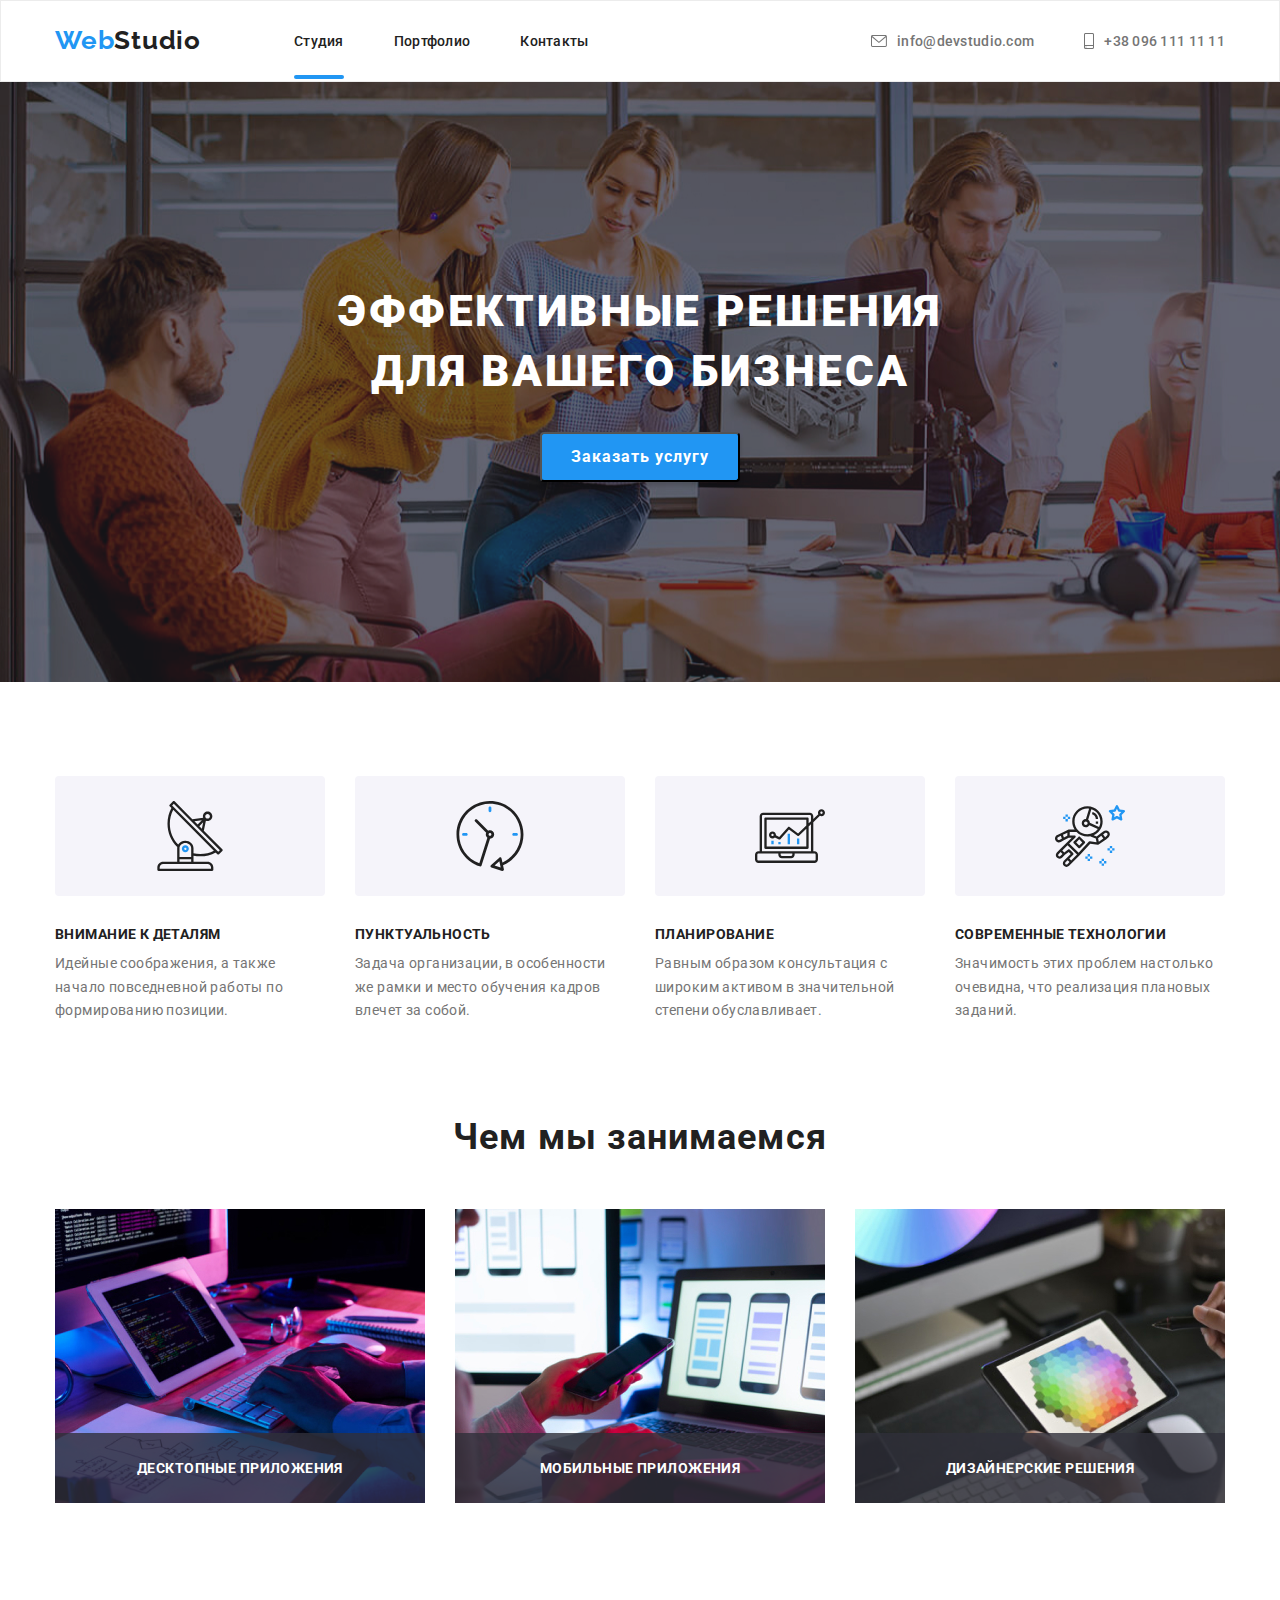
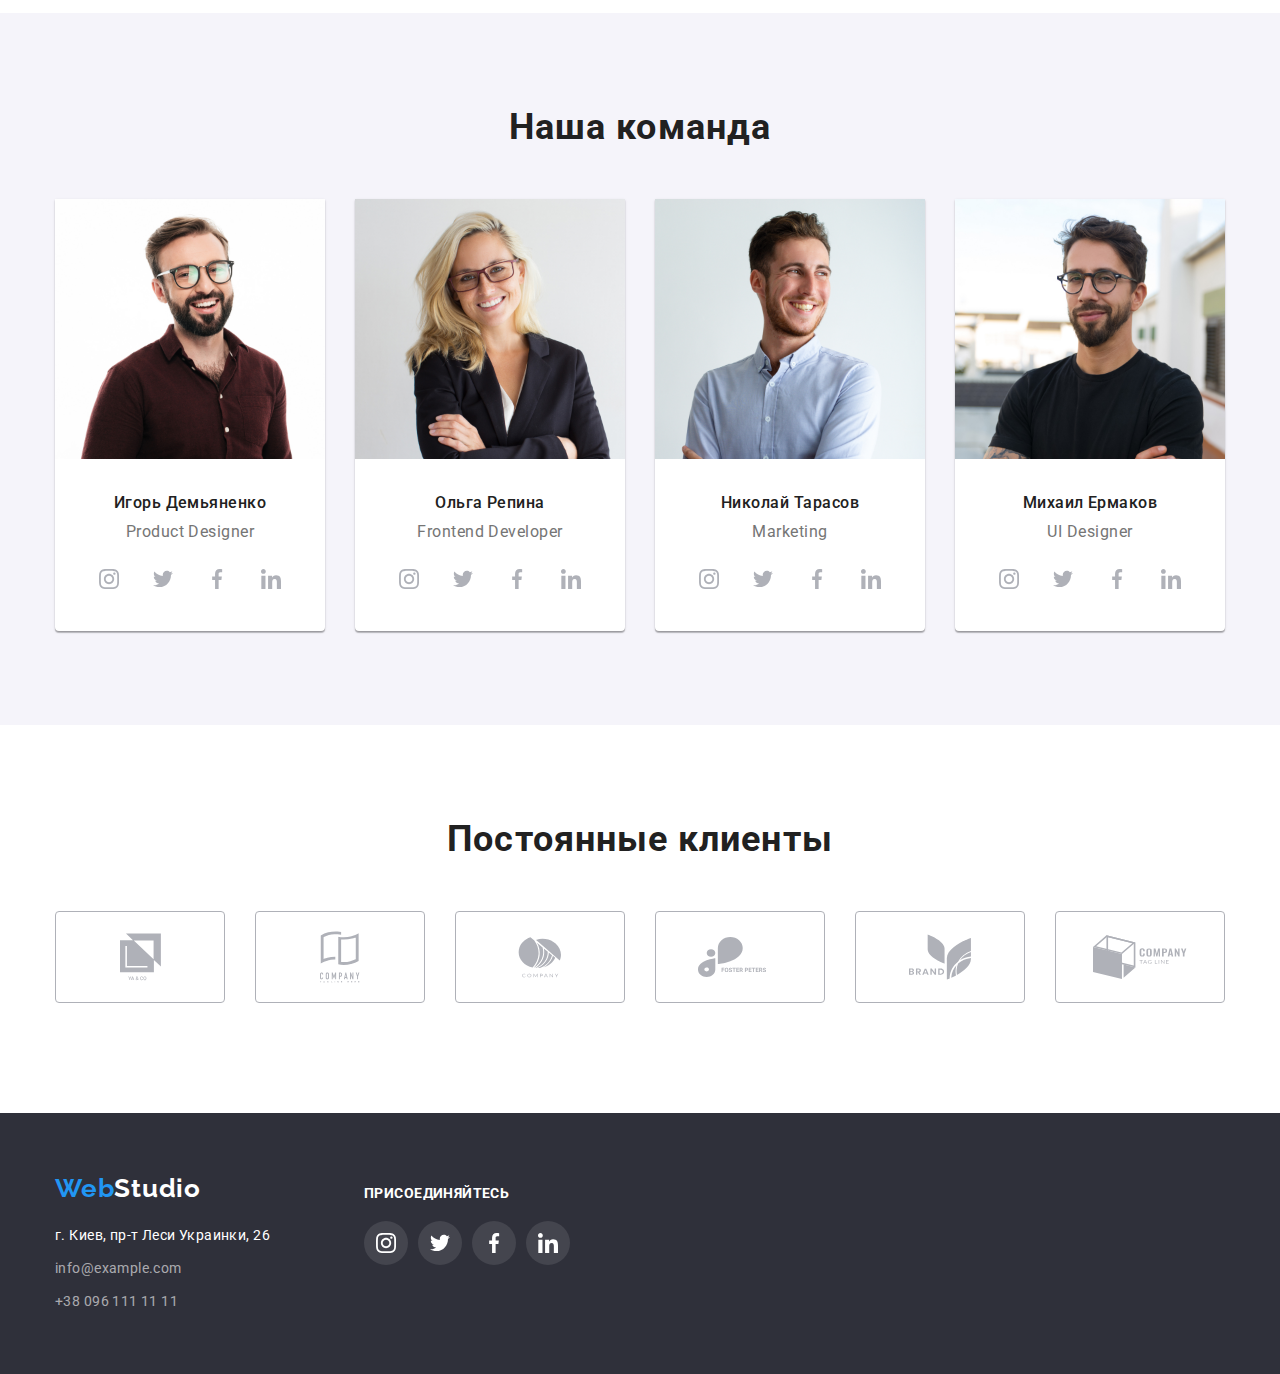
<file: index.html>
<!DOCTYPE html>
<html lang="en">
  <head>
    <meta charset="UTF-8" />
    <meta http-equiv="X-UA-Compatible" content="IE=edge" />
    <meta name="viewport" content="width=device-width, initial-scale=1.0" />
    <title>WebStudio</title>
    <link rel="preconnect" href="https://fonts.googleapis.com" />
    <link rel="preconnect" href="https://fonts.gstatic.com" crossorigin />
    <link
      href="https://fonts.googleapis.com/css2?family=Raleway:wght@700&family=Roboto:wght@400;500;700;900&display=swap"
      rel="stylesheet"
    />
    <link
      href="https://cdnjs.cloudflare.com/ajax/libs/modern-normalize/1.1.0/modern-normalize.min.css"
      rel="stylesheet"
    />
    <link href="./css/style.css" rel="stylesheet" />
  </head>
  <body>
    <!--Шапка (навігатор)-->
    <header>
      <div class="container nav_panel">
        <nav>
          <!--Логотип-->
          <a href="./index.html" class="logo">Web<span>Studio</span></a>

          <!--Навігація-->
          <ul class="nav_menu">
            <li class="menu_item">
              <a href="./index.html" class="menu_a active_link">Студия</a>
            </li>
            <li class="menu_item">
              <a href="./portfolio.html" class="menu_a">Портфолио</a>
            </li>
            <li class="menu_item">
              <a href="./contacts.html" class="menu_a">Контакты</a>
            </li>
          </ul>
        </nav>

        <!--Активні посилання на контаки-->
        <ul class="contacts">
          <li>
            <a href="mailto:info@devstudio.com" class="contacts_a">
              <svg class="icon_email">
                <use href="./image/icons.svg#icon_email"></use>
              </svg>
              <span>info@devstudio.com</span>
            </a>
          </li>
          <li>
            <a href="tel:+380961111111" class="contacts_a">
              <svg class="icon_smartphone">
                <use href="./image/icons.svg#icon_smartphone"></use>
              </svg>
              <span>+38 096 111 11 11</span>
            </a>
          </li>
        </ul>
      </div>
    </header>

    <!-- Баннер -->
    <section class="order_service">
      <div class="div_service">
        <h1 class="container">Эффективные решения<br />для вашего бизнеса</h1>
        <button data-modal-open class="btn_order" type="button">
          Заказать услугу
        </button>
      </div>
    </section>

    <!-- Наші цілі та переваги -->
    <section class="section">
      <div class="container">
        <h2 class="our_goals_h">Наші цілі та переваги</h2>
        <ul class="our_goals">
          <!--Внимание к деталям-->
          <li>
            <div class="goals_top_section">
              <svg class="goals_icon">
                <use href="./image/icons.svg#icon_antenna"></use>
              </svg>
            </div>
            <h3>Внимание к деталям</h3>
            <p>
              Идейные соображения, а также начало повседневной работы по
              формированию позиции.
            </p>
          </li>
          <!--Пунктуальность-->
          <li>
            <div class="goals_top_section">
              <svg class="goals_icon">
                <use href="./image/icons.svg#icon_clock"></use>
              </svg>
            </div>
            <h3>Пунктуальность</h3>
            <p>
              Задача организации, в особенности же рамки и место обучения кадров
              влечет за собой.
            </p>
          </li>
          <!--Планирование-->
          <li>
            <div class="goals_top_section">
              <svg class="goals_icon">
                <use href="./image/icons.svg#icon_diagram"></use>
              </svg>
            </div>
            <h3>Планирование</h3>
            <p>
              Равным образом консультация с широким активом в значительной
              степени обуславливает.
            </p>
          </li>
          <!--Современные технологии-->
          <li>
            <div class="goals_top_section">
              <svg class="goals_icon">
                <use href="./image/icons.svg#icon_astronaut"></use>
              </svg>
            </div>
            <h3>Современные технологии</h3>
            <p>
              Значимость этих проблем настолько очевидна, что реализация
              плановых заданий.
            </p>
          </li>
        </ul>
      </div>
    </section>

    <!--Наша робота-->
    <section class="work_section">
      <div class="container">
        <h2>Чем мы занимаемся</h2>
        <ul class="work">
          <li>
            <img src="./image/our_working_1.jpg" alt="Фото першої роботи" />

            <h3 class="work_h3">Десктопные приложения</h3>
          </li>
          <li>
            <img src="./image/our_working_2.jpg" alt="Фото другої роботи" />

            <h3 class="work_h3">Мобильные приложения</h3>
          </li>
          <li>
            <img src="./image/our_working_3.jpg" alt="Фото третьої роботи" />

            <h3 class="work_h3">Дизайнерские решения</h3>
          </li>
        </ul>
      </div>
    </section>

    <!--Наша команда-->
    <section class="our_comands section">
      <div class="container">
        <h2>Наша команда</h2>
        <ul class="comands">
          <!--Игорь Демьяненко-->
          <li>
            <div class="card_worker">
              <img
                src="./image/Igor_Demyanenko.jpg"
                width="270"
                height="260"
                alt="Фото Игорь Демьяненко"
              />
              <div class="worker">
                <h3>Игорь Демьяненко</h3>
                <p>Product Designer</p>

                <ul class="social_networks">
                  <li>
                    <a href="">
                      <svg>
                        <use href="./image/icons.svg#icon_instagram"></use>
                      </svg>
                    </a>
                  </li>
                  <li>
                    <a href="">
                      <svg>
                        <use href="./image/icons.svg#icon_twitter"></use>
                      </svg>
                    </a>
                  </li>
                  <li>
                    <a href="">
                      <svg>
                        <use href="./image/icons.svg#icon_facebook"></use>
                      </svg>
                    </a>
                  </li>
                  <li>
                    <a href="">
                      <svg>
                        <use href="./image/icons.svg#icon_linkedin"></use>
                      </svg>
                    </a>
                  </li>
                </ul>
              </div>
            </div>
          </li>

          <!--Ольга Репина-->
          <li>
            <div class="card_worker">
              <img
                src="./image/Olha_Repina.jpg"
                width="270"
                height="260"
                alt="Фото Ольга Репина"
              />
              <div class="worker">
                <h3>Ольга Репина</h3>
                <p>Frontend Developer</p>
                <ul class="social_networks">
                  <li>
                    <a href="">
                      <svg>
                        <use href="./image/icons.svg#icon_instagram"></use>
                      </svg>
                    </a>
                  </li>
                  <li>
                    <a href="">
                      <svg>
                        <use href="./image/icons.svg#icon_twitter"></use>
                      </svg>
                    </a>
                  </li>
                  <li>
                    <a href="">
                      <svg>
                        <use href="./image/icons.svg#icon_facebook"></use>
                      </svg>
                    </a>
                  </li>
                  <li>
                    <a href="">
                      <svg>
                        <use href="./image/icons.svg#icon_linkedin"></use>
                      </svg>
                    </a>
                  </li>
                </ul>
              </div>
            </div>
          </li>

          <!--Николай Тарасов-->
          <li>
            <div class="card_worker">
              <img
                src="./image/Nikolay_Tarasov.jpg"
                width="270"
                height="260"
                alt="Фото Николай Тарасов"
              />
              <div class="worker">
                <h3>Николай Тарасов</h3>
                <p>Marketing</p>
                <ul class="social_networks">
                  <li>
                    <a href="">
                      <svg>
                        <use href="./image/icons.svg#icon_instagram"></use>
                      </svg>
                    </a>
                  </li>
                  <li>
                    <a href="">
                      <svg>
                        <use href="./image/icons.svg#icon_twitter"></use>
                      </svg>
                    </a>
                  </li>
                  <li>
                    <a href="">
                      <svg>
                        <use href="./image/icons.svg#icon_facebook"></use>
                      </svg>
                    </a>
                  </li>
                  <li>
                    <a href="">
                      <svg>
                        <use href="./image/icons.svg#icon_linkedin"></use>
                      </svg>
                    </a>
                  </li>
                </ul>
              </div>
            </div>
          </li>

          <!--Михаил Ермаков-->
          <li>
            <div class="card_worker">
              <img
                src="./image/Michail_Ermakov.jpg"
                width="270"
                height="260"
                alt="Фото Михаил Ермаков"
              />
              <div class="worker">
                <h3>Михаил Ермаков</h3>
                <p>UI Designer</p>
                <ul class="social_networks">
                  <li>
                    <a href="">
                      <svg>
                        <use href="./image/icons.svg#icon_instagram"></use>
                      </svg>
                    </a>
                  </li>
                  <li>
                    <a href="">
                      <svg>
                        <use href="./image/icons.svg#icon_twitter"></use>
                      </svg>
                    </a>
                  </li>
                  <li>
                    <a href="">
                      <svg>
                        <use href="./image/icons.svg#icon_facebook"></use>
                      </svg>
                    </a>
                  </li>
                  <li>
                    <a href="">
                      <svg>
                        <use href="./image/icons.svg#icon_linkedin"></use>
                      </svg>
                    </a>
                  </li>
                </ul>
              </div>
            </div>
          </li>
        </ul>
      </div>
    </section>

    <!--Постійні клієнти-->
    <section class="regular_clients section">
      <div class="container">
        <h2>Постоянные клиенты</h2>
        <ul class="companies">
          <li>
            <a href="">
              <svg width="41px" haigh="46.7px">
                <use href="./image/icons.svg#icon_client-1"></use>
              </svg>
            </a>
          </li>
          <li>
            <a href="">
              <svg width="40px" haigh="52px">
                <use href="./image/icons.svg#icon_client-2"></use>
              </svg>
            </a>
          </li>
          <li>
            <a href="">
              <svg width="43.46px" haigh="41.18px">
                <use href="./image/icons.svg#icon_client-3"></use>
              </svg>
            </a>
          </li>
          <li>
            <a href="">
              <svg width="84.44px" haigh="40.62px">
                <use href="./image/icons.svg#icon_client-4"></use>
              </svg>
            </a>
          </li>
          <li>
            <a href="">
              <svg width="62.54px" haigh="45.43px">
                <use href="./image/icons.svg#icon_client-5"></use>
              </svg>
            </a>
          </li>
          <li>
            <a href="">
              <svg width="93.79px" haigh="43.93px">
                <use href="./image/icons.svg#icon_client-6"></use>
              </svg>
            </a>
          </li>
        </ul>
      </div>
    </section>

    <!--Футер-->
    <footer>
      <section class="footer_section container">
        <!--Футер адрес та логотип-->
        <div class="footer_adress">
          <!--Логотип-->
          <a href="./index.html" class="logo"
            >Web<span class="footer_sp">Studio</span></a
          >

          <!--Адреса та контакти-->
          <div class="address">
            <address>г. Киев, пр-т Леси Украинки, 26</address>
            <ul class="adresa">
              <li class="mail">
                <a href="mailto:info@example.com">info@example.com</a>
              </li>
              <li class="phone">
                <a href="tel:+380961111111">+38 096 111 11 11</a>
              </li>
            </ul>
          </div>
        </div>

        <!--Футер соціальні  ссилкі-->
        <div class="footer_links">
          <h3>присоединяйтесь</h3>
          <ul class="social_links">
            <li>
              <a href="">
                <svg>
                  <use href="./image/icons.svg#icon_instagram"></use>
                </svg>
              </a>
            </li>
            <li>
              <a href="">
                <svg>
                  <use href="./image/icons.svg#icon_twitter"></use>
                </svg>
              </a>
            </li>
            <li>
              <a href="">
                <svg>
                  <use href="./image/icons.svg#icon_facebook"></use>
                </svg>
              </a>
            </li>
            <li>
              <a href="">
                <svg>
                  <use href="./image/icons.svg#icon_linkedin"></use>
                </svg>
              </a>
            </li>
          </ul>
        </div>
      </section>
    </footer>

    <!-- Модальне вікно -->
    <div class="modal_section is-hidden" data-modal>
      <div class="modal_window">
        <button type="button" class="btn_close" data-modal-close>
          <svg class="close" data-modal-close>
            <use href="./image/icons.svg#icon_close"></use>
          </svg>
        </button>
      </div>
    </div>
    <script src="./js/modal.js"></script>
  </body>
</html>
</file>
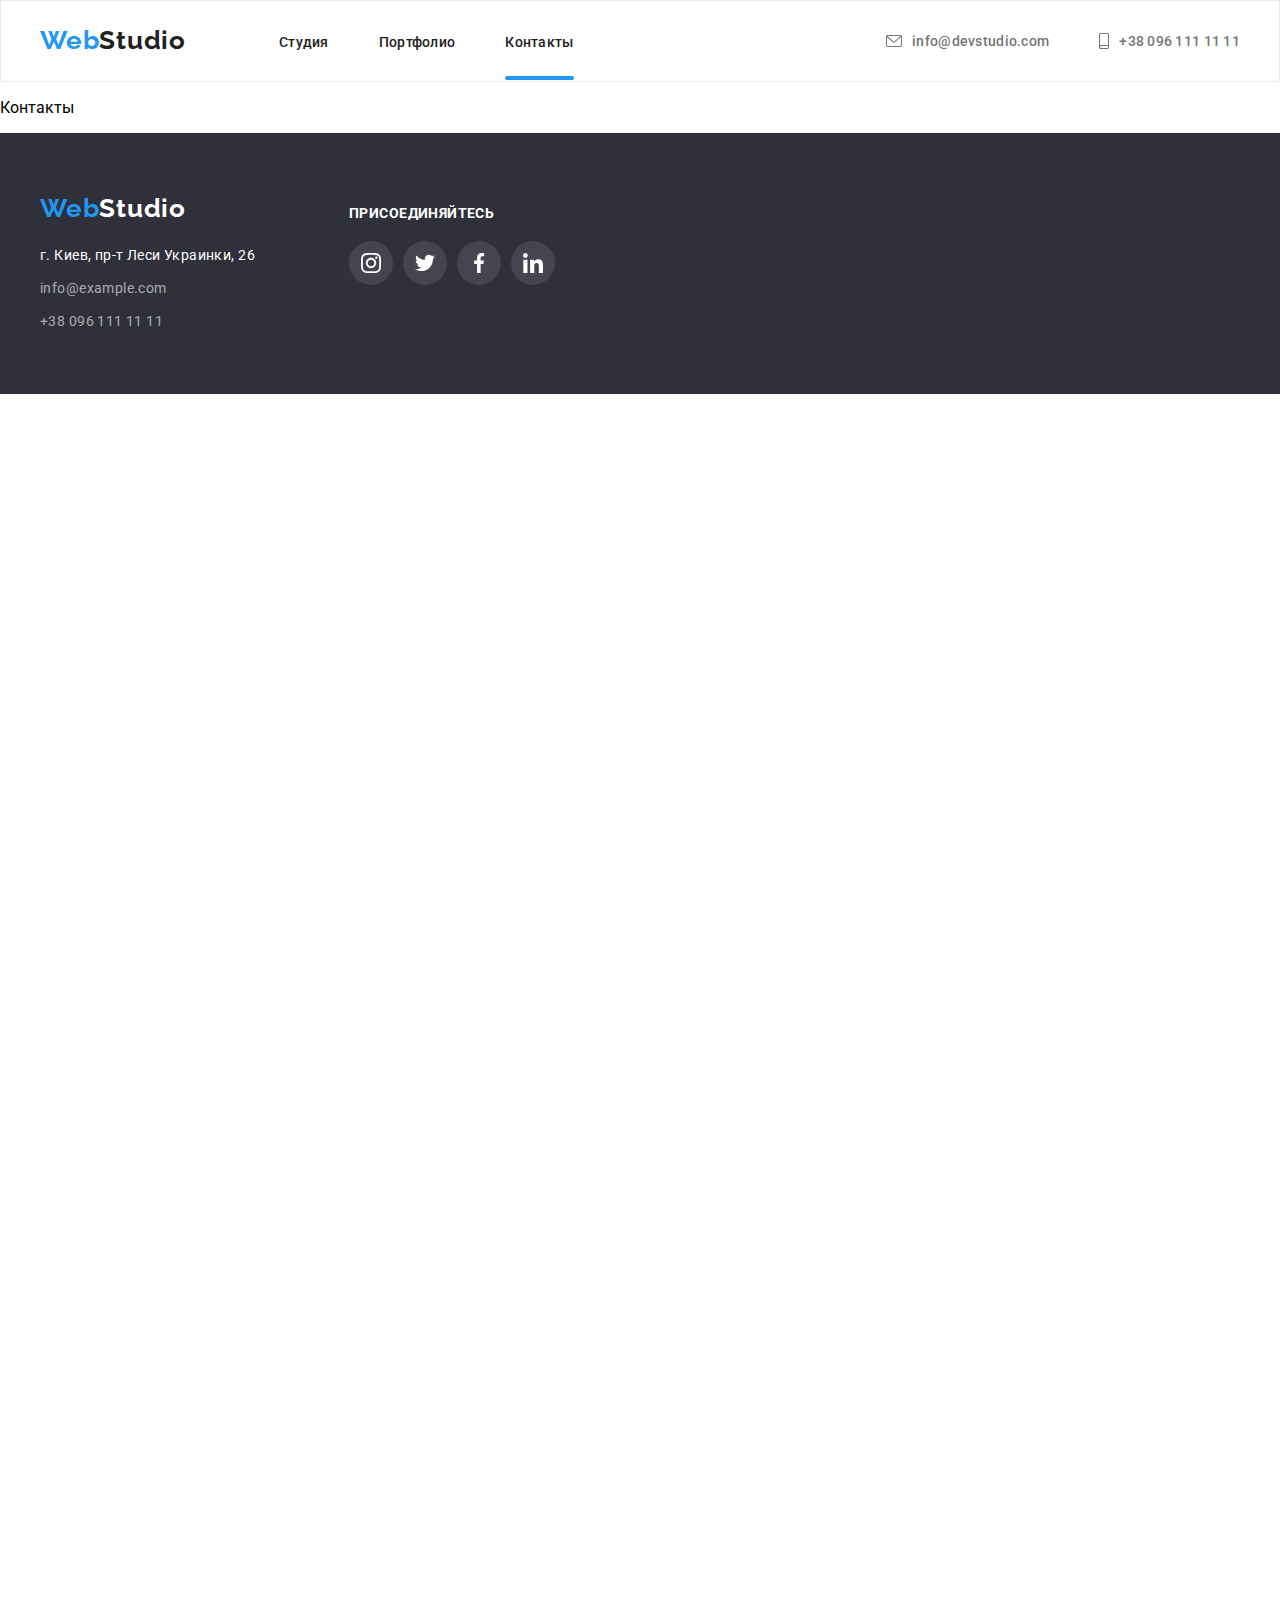
<file: contacts.html>
<!DOCTYPE html>
<html lang="en">
  <head>
    <meta charset="UTF-8" />
    <meta http-equiv="X-UA-Compatible" content="IE=edge" />
    <meta name="viewport" content="width=device-width, initial-scale=1.0" />
    <title>Контакты</title>
    <link rel="preconnect" href="https://fonts.googleapis.com" />
    <link rel="preconnect" href="https://fonts.gstatic.com" crossorigin />
    <link
      href="https://fonts.googleapis.com/css2?family=Raleway:wght@700&family=Roboto:wght@400;500;700;900&display=swap"
      rel="stylesheet"
    />

    <link href="./css/style.css" rel="stylesheet" />
  </head>
  <body>
    <!--Шапка (навігатор)-->
    <header>
      <div class="container nav_panel">
        <nav>
          <!--Логотип-->
          <a href="./index.html" class="logo">Web<span>Studio</span></a>

          <!--Навігація-->
          <ul class="nav_menu">
            <li class="menu_item">
              <a href="./index.html" class="menu_a">Студия</a>
            </li>
            <li class="menu_item">
              <a href="./portfolio.html" class="menu_a">Портфолио</a>
            </li>
            <li class="menu_item">
              <a href="./contacts.html" class="menu_a active_link">Контакты</a>
            </li>
          </ul>
        </nav>

        <!--Активні посилання на контаки-->
        <ul class="contacts">
          <li>
            <a href="mailto:info@devstudio.com" class="contacts_a">
              <svg class="icon_email">
                <use href="./image/icons.svg#icon_email"></use>
              </svg>
              <span>info@devstudio.com</span>
            </a>
          </li>
          <li>
            <a href="tel:+380961111111" class="contacts_a">
              <svg class="icon_smartphone">
                <use href="./image/icons.svg#icon_smartphone"></use>
              </svg>
              <span>+38 096 111 11 11</span>
            </a>
          </li>
        </ul>
      </div>
    </header>

    <p>Контакты</p>

    <!--Футер-->
    <footer>
      <section class="footer_section container">
        <!--Футер адрес та логотип-->
        <div class="footer_adress">
          <!--Логотип-->
          <a href="./index.html" class="logo"
            >Web<span class="footer_sp">Studio</span></a
          >

          <!--Адреса та контакти-->
          <div class="address">
            <address>г. Киев, пр-т Леси Украинки, 26</address>
            <ul class="adresa">
              <li class="mail">
                <a href="mailto:info@example.com">info@example.com</a>
              </li>
              <li class="phone">
                <a href="tel:+380961111111">+38 096 111 11 11</a>
              </li>
            </ul>
          </div>
        </div>

        <!--Футер соціальні  ссилкі-->
        <div class="footer_links">
          <h3>присоединяйтесь</h3>
          <ul class="social_links">
            <li>
              <a href="">
                <svg>
                  <use href="./image/icons.svg#icon_instagram"></use>
                </svg>
              </a>
            </li>
            <li>
              <a href="">
                <svg>
                  <use href="./image/icons.svg#icon_twitter"></use>
                </svg>
              </a>
            </li>
            <li>
              <a href="">
                <svg>
                  <use href="./image/icons.svg#icon_facebook"></use>
                </svg>
              </a>
            </li>
            <li>
              <a href="">
                <svg>
                  <use href="./image/icons.svg#icon_linkedin"></use>
                </svg>
              </a>
            </li>
          </ul>
        </div>
      </section>
    </footer>
  </body>
</html>
</file>
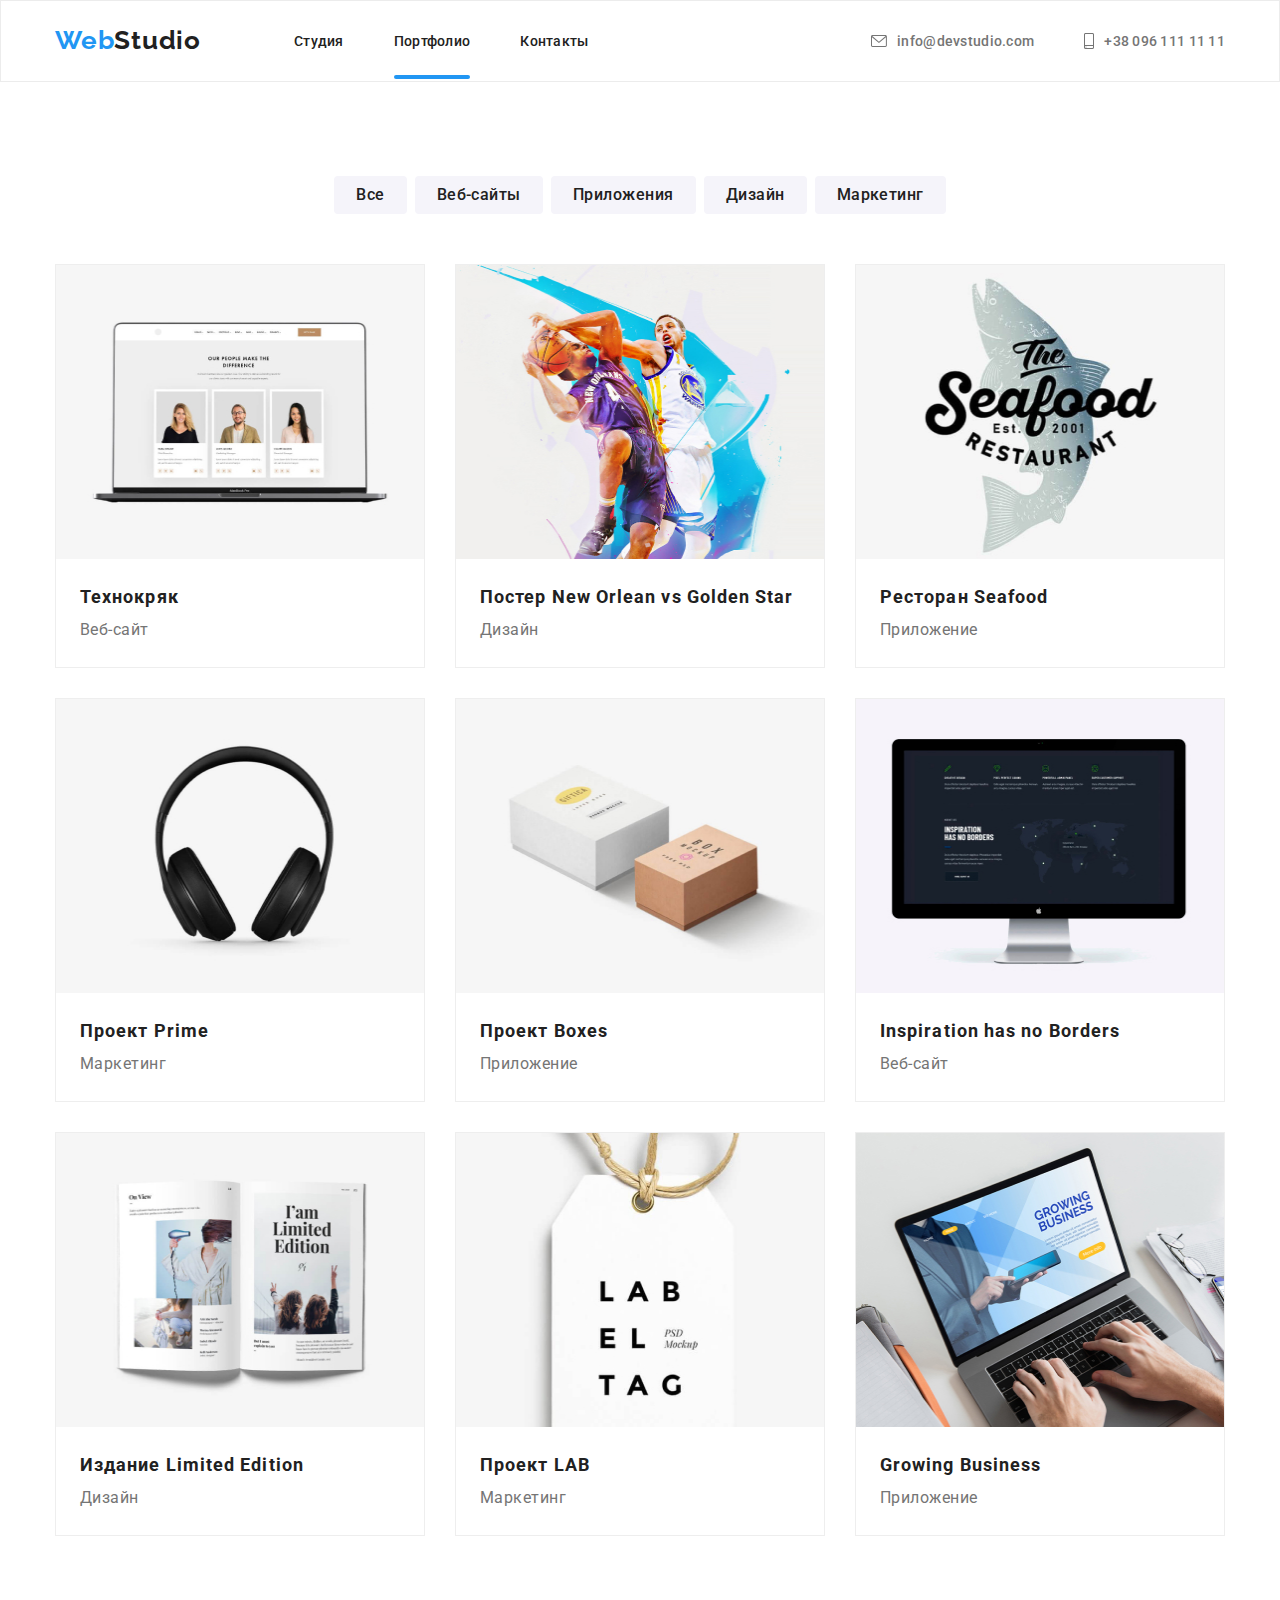
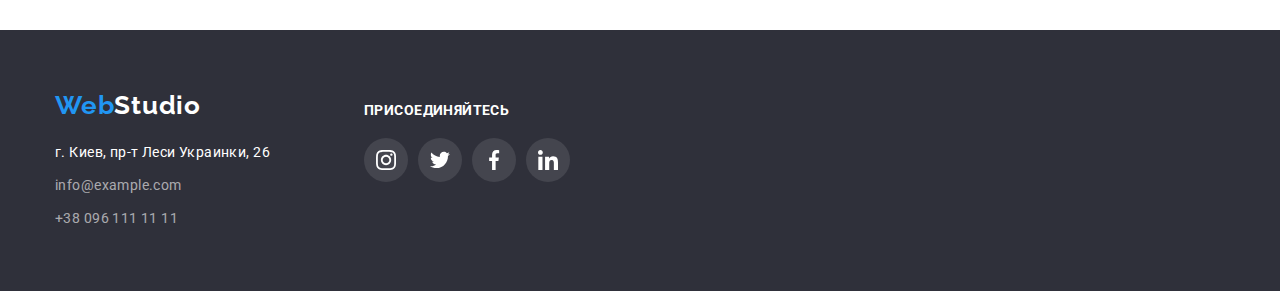
<file: portfolio.html>
<!DOCTYPE html>
<html lang="en">
  <head>
    <meta charset="UTF-8" />
    <meta http-equiv="X-UA-Compatible" content="IE=edge" />
    <meta name="viewport" content="width=device-width, initial-scale=1.0" />
    <title>Портфолио</title>
    <link rel="preconnect" href="https://fonts.googleapis.com" />
    <link rel="preconnect" href="https://fonts.gstatic.com" crossorigin />
    <link
      href="https://fonts.googleapis.com/css2?family=Raleway:wght@700&family=Roboto:wght@400;500;700;900&display=swap"
      rel="stylesheet"
    />
    <link
      href="https://cdnjs.cloudflare.com/ajax/libs/modern-normalize/1.1.0/modern-normalize.min.css"
      rel="stylesheet"
    />
    <link href="./css/style.css" rel="stylesheet" />
  </head>
  <body>
    <!--Шапка (навігатор)-->
    <header>
      <div class="container nav_panel">
        <nav>
          <!--Логотип-->
          <a href="./index.html" class="logo">Web<span>Studio</span></a>

          <!--Навігація-->
          <ul class="nav_menu">
            <li class="menu_item">
              <a href="./index.html" class="menu_a">Студия</a>
            </li>
            <li class="menu_item">
              <a href="./portfolio.html" class="menu_a active_link"
                >Портфолио</a
              >
            </li>
            <li class="menu_item">
              <a href="./contacts.html" class="menu_a">Контакты</a>
            </li>
          </ul>
        </nav>

        <!--Активні посилання на контаки-->
        <ul class="contacts">
          <li>
            <a href="mailto:info@devstudio.com" class="contacts_a">
              <svg class="icon_email">
                <use href="./image/icons.svg#icon_email"></use>
              </svg>
              <span>info@devstudio.com</span>
            </a>
          </li>
          <li>
            <a href="tel:+380961111111" class="contacts_a">
              <svg class="icon_smartphone">
                <use href="./image/icons.svg#icon_smartphone"></use>
              </svg>
              <span>+38 096 111 11 11</span>
            </a>
          </li>
        </ul>
      </div>
    </header>

    <section class="section portfol">
      <div class="container">
        <h1>Сторінка портфоліo</h1>

        <!--Сортувальны кнопки-->
        <ul class="sort_btn">
          <li>
            <button class="btn" type="button">Все</button>
          </li>
          <li>
            <button class="btn" type="button">Веб-сайты</button>
          </li>
          <li>
            <button class="btn" type="button">Приложения</button>
          </li>
          <li>
            <button class="btn" type="button">Дизайн</button>
          </li>
          <li>
            <button class="btn" type="button">Маркетинг</button>
          </li>
        </ul>

        <!--Список робіт-->
        <ul class="list_work">
          <li>
            <a href="https://www.google.com/" class="list_work_item">
              <div class="work_sector">
                <img
                  src="./image/portfolio/technokrat.jpg"
                  alt="Фото Технокряк"
                />
                <p class="work_sector_p">
                  Ресурс предлагает комплексные предложения с разным уровнем
                  функционала и сервисов. Все это позволит посетителю получить
                  исчерпывающие сведения о компании или частном лице.
                </p>
              </div>
              <div class="work_info">
                <h2>Технокряк</h2>
                <p>Веб-сайт</p>
              </div>
            </a>
          </li>
          <li>
            <a href="https://www.google.com/" class="list_work_item">
              <div class="work_sector">
                <img
                  src="./image/portfolio/NewOrlean.jpg"
                  alt="Фото Постер New Orlean vs Golden Star"
                />
                <p class="work_sector_p">
                  Ресурс предлагает комплексные предложения с разным уровнем
                  функционала и сервисов. Все это позволит посетителю получить
                  исчерпывающие сведения о компании или частном лице.
                </p>
              </div>
              <div class="work_info">
                <h2>Постер New Orlean vs Golden Star</h2>
                <p>Дизайн</p>
              </div>
            </a>
          </li>
          <li>
            <a href="https://www.google.com/" class="list_work_item">
              <div class="work_sector">
                <img
                  src="./image/portfolio/Seafood.jpg"
                  alt="Фото Ресторан Seafood"
                />
                <p class="work_sector_p">
                  Ресурс предлагает комплексные предложения с разным уровнем
                  функционала и сервисов. Все это позволит посетителю получить
                  исчерпывающие сведения о компании или частном лице.
                </p>
              </div>
              <div class="work_info">
                <h2>Ресторан Seafood</h2>
                <p>Приложение</p>
              </div>
            </a>
          </li>
          <li>
            <a href="https://www.google.com/" class="list_work_item">
              <div class="work_sector">
                <img
                  src="./image/portfolio/prime.jpg"
                  alt="Фото Проект Prime"
                />
                <p class="work_sector_p">
                  Ресурс предлагает комплексные предложения с разным уровнем
                  функционала и сервисов. Все это позволит посетителю получить
                  исчерпывающие сведения о компании или частном лице.
                </p>
              </div>
              <div class="work_info">
                <h2>Проект Prime</h2>
                <p>Маркетинг</p>
              </div>
            </a>
          </li>
          <li>
            <a href="https://www.google.com/" class="list_work_item">
              <div class="work_sector">
                <img
                  src="./image/portfolio/boxes.jpg"
                  alt="Фото Проект Boxes"
                />
                <p class="work_sector_p">
                  Ресурс предлагает комплексные предложения с разным уровнем
                  функционала и сервисов. Все это позволит посетителю получить
                  исчерпывающие сведения о компании или частном лице.
                </p>
              </div>
              <div class="work_info">
                <h2>Проект Boxes</h2>
                <p>Приложение</p>
              </div>
            </a>
          </li>
          <li>
            <a href="https://www.google.com/" class="list_work_item">
              <div class="work_sector">
                <img
                  src="./image/portfolio/inspiration.jpg"
                  alt="Фото Inspiration has no Borders"
                />
                <p class="work_sector_p">
                  Ресурс предлагает комплексные предложения с разным уровнем
                  функционала и сервисов. Все это позволит посетителю получить
                  исчерпывающие сведения о компании или частном лице.
                </p>
              </div>
              <div class="work_info">
                <h2>Inspiration has no Borders</h2>
                <p>Веб-сайт</p>
              </div>
            </a>
          </li>
          <li>
            <a href="https://www.google.com/" class="list_work_item">
              <div class="work_sector">
                <img
                  src="./image/portfolio/limited.jpg"
                  alt="Фото Издание Limited Edition"
                />
                <p class="work_sector_p">
                  Ресурс предлагает комплексные предложения с разным уровнем
                  функционала и сервисов. Все это позволит посетителю получить
                  исчерпывающие сведения о компании или частном лице.
                </p>
              </div>
              <div class="work_info">
                <h2>Издание Limited Edition</h2>
                <p>Дизайн</p>
              </div>
            </a>
          </li>
          <li>
            <a href="https://www.google.com/" class="list_work_item">
              <div class="work_sector">
                <img src="./image/portfolio/lab.jpg" alt="Фото Проект LAB" />
                <p class="work_sector_p">
                  Ресурс предлагает комплексные предложения с разным уровнем
                  функционала и сервисов. Все это позволит посетителю получить
                  исчерпывающие сведения о компании или частном лице.
                </p>
              </div>
              <div class="work_info">
                <h2>Проект LAB</h2>
                <p>Маркетинг</p>
              </div>
            </a>
          </li>
          <li>
            <a href="https://www.google.com/" class="list_work_item">
              <div class="work_sector">
                <img
                  src="./image/portfolio/growing.jpg"
                  alt="Фото Growing Business"
                />
                <p class="work_sector_p">
                  Ресурс предлагает комплексные предложения с разным уровнем
                  функционала и сервисов. Все это позволит посетителю получить
                  исчерпывающие сведения о компании или частном лице.
                </p>
              </div>
              <div class="work_info">
                <h2>Growing Business</h2>
                <p>Приложение</p>
              </div>
            </a>
          </li>
        </ul>
      </div>
    </section>

    <!--Футер-->
    <footer>
      <section class="footer_section container">
        <!--Футер адрес та логотип-->
        <div class="footer_adress">
          <!--Логотип-->
          <a href="./index.html" class="logo"
            >Web<span class="footer_sp">Studio</span></a
          >

          <!--Адреса та контакти-->
          <div class="address">
            <address>г. Киев, пр-т Леси Украинки, 26</address>
            <ul class="adresa">
              <li class="mail">
                <a href="mailto:info@example.com">info@example.com</a>
              </li>
              <li class="phone">
                <a href="tel:+380961111111">+38 096 111 11 11</a>
              </li>
            </ul>
          </div>
        </div>

        <!--Футер соціальні  ссилкі-->
        <div class="footer_links">
          <h3>присоединяйтесь</h3>
          <ul class="social_links">
            <li>
              <a href="">
                <svg>
                  <use href="./image/icons.svg#icon_instagram"></use>
                </svg>
              </a>
            </li>
            <li>
              <a href="">
                <svg>
                  <use href="./image/icons.svg#icon_twitter"></use>
                </svg>
              </a>
            </li>
            <li>
              <a href="">
                <svg>
                  <use href="./image/icons.svg#icon_facebook"></use>
                </svg>
              </a>
            </li>
            <li>
              <a href="">
                <svg>
                  <use href="./image/icons.svg#icon_linkedin"></use>
                </svg>
              </a>
            </li>
          </ul>
        </div>
      </section>
    </footer>
  </body>
</html>
</file>
<file: css/style.css>
:root {
  --main-color-hover: #2196f3;
  --main-color: #212121;
  --main-background-color: #2F303A;
  --banner-background-color: #2F303A66;
  --contacts-color: #757575;
  --button-color: #f5f4fa;
  --icons-color: #AFB1B8;
  --text-roboto: "Roboto", sans-serif;
  --text-raleway: "Raleway", sans-serif;

  --transition-time: 250ms;  
}

.container{
  width: 100%;
  max-width: 1200px;
  margin: 0 auto;
  padding: 0 15px;
}

.section{
  padding-top: 94px;
  padding-bottom: 94px;
}

body {
  font-family: var(--text-roboto);
  margin: 0;
  min-height: 1600px;
}

a {
  text-decoration: none;
}

li {
  display: block;
  text-decoration: none;
}


/*Header elements*/
header{
  border: 1px solid #ECECEC;  
}

.nav_panel{
  display: flex;
  flex-wrap: wrap;
  justify-content: space-between;
  min-height: 80px;
}

nav{
  display: flex;
  flex-wrap: wrap;
  align-items: center;
}

.logo{
font-family: var(--text-raleway);
font-weight: 700;
font-size: 26px;
line-height: 1.2;
letter-spacing: 0.03em;
color: var(--main-color-hover);
text-decoration: none;
margin-right: 93px;
}

.logo > span {
  color: var(--main-color);
}

.nav_menu, .contacts{
  display: flex;
  padding: 0;
  margin: 0;
}

.contacts{
  align-items: center;
}

.nav_menu li+li,
.contacts li+li{
  margin-left: 50px;
}

.menu_a {
  position: relative;
  font-weight:500;
  font-size: 14px;
  line-height: 1.15;
  letter-spacing: 0.02em;
  color: var(--main-color);

  transition-property: color;
  transition-duration: var(--transition-time);
  transition-timing-function: cubic-bezier(0.4,0,0.2,1);
}

.active_link::after,
.active_link::after,
.active_link::after{
  position: absolute;
  display: block;
  width: 100%;
  height: 4px;
  bottom: -190%;
  border-radius: 2px;
  content: '';
  background-color: var(--main-color-hover);  
}

.menu_a:hover,
.menu_a:focus {
  color: var(--main-color-hover);
}

.contacts_a {
  display: flex;
  flex-wrap: wrap;
  align-items: center;
  font-weight: 500;
  font-size: 14px;
  line-height: 1.15;
  letter-spacing: 0.02em;
  color: var(--contacts-color);

transition-property: color;
transition-duration: var(--transition-time);
transition-timing-function: cubic-bezier(0.4, 0, 0.2, 1);
}

.contacts_a>svg{
  fill: var(--contacts-color);
  transition-property: fill;
  transition-duration: var(--transition-time);
  transition-timing-function: cubic-bezier(0.4, 0, 0.2, 1);
}

.contacts_a:hover>svg,
.contacts_a:focus>svg{
  fill: var(--main-color-hover);
}

.contacts_a:hover,
.contacts_a:focus{
  color: var(--main-color-hover);  
}

.icon_email {
  width: 16px;
  height: 12px;
  margin-right: 10px;
}

.icon_smartphone{
  width: 10px;
  height: 16px;
  margin-right: 10px;
}


/*MAIN ELEMENTS*/

/*Main --- Banner*/
h1 {
  font-weight: 900;
  font-size: 44px;
  line-height: 1.36;
  text-align: center;
  letter-spacing: 0.06em;
  text-transform: uppercase;
  color: #ffffff;
}

.div_service {
  background-color: var(--banner-background-color);
  text-align: center;
  padding: 200px 0;
}

.order_service {
    background-image: url(../image/banner.jpg);
    max-width: 1600px;
    margin: 0 auto;
}


.btn_order {
  margin-top: 30px;
  width: 200px;
  height: 50px;
  box-shadow: 0px 4px 4px rgba(0, 0, 0, 0.15);
  border-radius: 4px;
  background-color: var(--main-color-hover);
  color: #ffffff;
  font-weight: 700;
  font-size: 16px;
  line-height: 1.87;
  letter-spacing: 0.06em;

  transition-property: background-color;
  transition-duration: var(--transition-time);
  transition-timing-function: cubic-bezier(0.4, 0, 0.2, 1);
}

.btn_order:hover {
  background-color: #188ce8;
}

.btn_order:focus {
  background-color: #188ae8ee;
}

h2 {
  font-weight: 700;
  font-size: 36px;
  line-height: 1.16;
  text-align: center;
  letter-spacing: 0.03em;
  color: var(--main-color);
  padding: 0;
  margin: 0;
}

/*Main --- Our goals*/
.goals_top_section{
  display: flex;
  width: 270px;
  height: 120px;
  background-color: var(--button-color);
  border-radius: 4px;
  margin-bottom: 30px;
  align-items: center;
  justify-content: center;
}

.goals_icon{
  width: 70px;
  height: 70px;
}

.our_goals_h {
  display: none;
}

.our_goals {
  display: flex;
  padding: 0;
  margin: 0;
  justify-content: space-between;
  flex-wrap: wrap;
}

.our_goals>li{
  flex-basis: 270px;
}

.our_goals h3 {
  margin: 0;
  margin-bottom: 10px;
  font-weight: 700;
  font-size: 14px;
  line-height: 1.15;
  letter-spacing: 0.03em;
  text-transform: uppercase;
  color: var(--main-color);  
}

.our_goals p {
  font-weight: 400;
  font-size: 14px;
  line-height: 1.7;
  letter-spacing: 0.03em;
  color: var(--contacts-color);
  margin: 0;
}

/*Main --- Our works*/
.work_section{
  padding-bottom: 94px;
}

.work_section h2{
  margin-bottom: 50px;
}

.work {  
  display: flex;
  flex-wrap: wrap;
  justify-content: center;  
  padding: 0;
  margin-left: -30px;
  margin-top: -30px;
}

.work img{
  width: 100%;
  height: 100%;
  margin: 0;
}

.work>li{
  width: 370px;
  height: 294px;
  padding: 0;
  margin: 0;
  margin-left: 30px;
  margin-top: 30px;
  position: relative;
}

.work_h3{
  display: flex;
  align-items: center;
  justify-content: center;
  position: absolute;
  width: 100%;
  height: 70px;
  background: rgba(47, 48, 58, 0.8);
  bottom: 0;
  margin: 0;
  font-style: normal;
  font-weight: 700;
  font-size: 14px;
  line-height: 1.142;
  text-align: center;
  letter-spacing: 0.03em;
  text-transform: uppercase;
  color: #FFFFFF;   
}

/*Main --- Our commands*/
.our_comands {
  background-color: var(--button-color);
}

.comands {
  display: flex;
  flex-wrap: wrap;
  justify-content: space-between;
  padding: 0;
  margin: -30px 0 0 0;
}

.our_comands h2{
margin-bottom: 50px;
}

.comands>li {
  background-color: white;
  margin-top: 30px;

  box-shadow: 0px 1px 3px rgba(0, 0, 0, 0.12),
  0px 1px 1px rgba(0, 0, 0, 0.14),
  0px 2px 1px rgba(0, 0, 0, 0.2);
  border-radius: 0px 0px 4px 4px;
}

.worker{
  padding-top: 30px;
  padding-bottom: 30px;
}

.comands h3 {
  font-weight: 500;
  font-size: 16px;
  line-height: 1.19;
  text-align: center;
  letter-spacing: 0.03em;
  color: var(--main-color);
  margin: 0 0 10px 0;
}

.comands p {
  font-weight: 400;
  font-size: 16px;
  line-height: 1.19;
  text-align: center;
  letter-spacing: 0.03em;
  color: var(--contacts-color);
  margin: 0;
}

.social_networks{
  display: flex;
  padding: 0%;
  margin-top: 16px;
  justify-content: center;
}

.social_networks li+li {
  margin-left: 10px;
}

.social_networks li {
  margin: 0;
}

.social_networks a {
  display: flex;
  flex-wrap: wrap;
  align-items: center;
  justify-content: center;
  width: 44px;
  height: 44px;
  border-radius: 50%;  

  transition-property: background-color;
  transition-duration: var(--transition-time);
  transition-timing-function: cubic-bezier(0.4, 0, 0.2, 1);
}

.social_networks svg {
  width: 20px;
  height: 20px;
  fill: var(--icons-color);

  transition-property: fill;
  transition-duration: var(--transition-time);
  transition-timing-function: cubic-bezier(0.4, 0, 0.2, 1);
}

.social_networks a:hover,
.social_networks a:focus {
  background-color: var(--main-color-hover);
}

.social_networks a:hover svg,
.social_networks a:focus svg{
  fill: #ffffff;
}

/*Regular clients*/
.regular_clients h2 {
  margin-bottom: 50px;
}

.companies {
  display: flex;
  flex-wrap: wrap;
  justify-content: space-between;
  padding: 0%;
}

.companies a {
  display: flex;
  flex-wrap: wrap;
  align-items: center;
  justify-content: center;
  width: 170px;
  height: 92px;
  border: 1px solid var(--icons-color);
  box-sizing: border-box;
  border-radius: 4px;

  transition-property: border-color;
  transition-duration: var(--transition-time);
  transition-timing-function: cubic-bezier(0.4, 0, 0.2, 1);
}

.companies svg {
  height: 60px;
  fill: var(--icons-color);

  transition-property: fill;
  transition-duration: var(--transition-time);
  transition-timing-function: cubic-bezier(0.4, 0, 0.2, 1);
}

.companies a:hover,
.companies a:focus {
  border-color: var(--main-color-hover);
}

.companies a:hover svg,
.companies a:focus svg {
  fill: var(--main-color-hover);
}


/*Footer*/
footer {
  background-color: var(--main-background-color);
  padding: 60px 0;
}

.footer_section{
  display: flex;
  flex-wrap: wrap;
}

.logo > .footer_sp {
  color: white;
}

address{
  font-style: normal;
  font-weight: 400;
  font-size: 14px;
  line-height: 1.71;
  letter-spacing: 0.03em;
  color: #ffffff;
}

.address {
  margin-top: 20px;
}

.adresa {
  margin: 0;
  padding: 0;
}

.adresa>li{
  margin-top: 9px;
}

.mail > a,
.phone > a {
  font-style: normal;
  font-weight: 400;
  font-size: 14px;
  line-height: 1.71;
  letter-spacing: 0.03em;
  color: rgba(255, 255, 255, 0.6);
}

/*Footer links*/
.footer_links{
  margin: 0 0 0 70px;
  padding: 0;  
}

.footer_links>h3{
  margin: 0;
  padding: 12px 0 0 0;
  font-weight: 700;
  font-size: 14px;
  line-height: 1.143;
  letter-spacing: 0.03em;
  text-transform: uppercase;
  color: #ffffff;
}

.social_links {
  display: flex;
  padding: 0;
  margin-top: 20px;
  justify-content: center;

}

.social_links li+li {
  margin-left: 10px;
}

.social_links a {
  display: flex;
  flex-wrap: wrap;
  align-items: center;
  justify-content: center;
  width: 44px;
  height: 44px;
  border-radius: 50%;
  background-color: rgba(255, 255, 255, 0.1);

  transition-property: background-color;
  transition-duration: var(--transition-time);
  transition-timing-function: cubic-bezier(0.4, 0, 0.2, 1);
}

.social_links svg {
  width: 20px;
  height: 20px;
  fill: #ffffff;
}

.social_links a:hover,
.social_links a:focus {
  background-color: var(--main-color-hover);
}



/*CSS PORTFOLIO*/

.portfol h1 {
  display: none;
  padding: 0;
  margin: 0;
}

/*Portfolio --- sort buttons*/
.sort_btn {
  display: flex;
  flex-wrap: wrap;
  justify-content: center;
  margin: 0;
  padding: 0;
  margin-bottom: 50px;
}

.sort_btn>li:not(:first-child) {
  margin-left: 8px;
}

.btn {
  font-family: var(--text-roboto);
  font-weight: 500;
  font-size: 16px;
  line-height: 1.62;
  text-align: center;
  letter-spacing: 0.03em;
  color: var(--main-color);
  background-color: var(--button-color);
  border-radius: 4px;
  border: none;
  cursor: pointer;
  padding: 6px 22px;

  transition-property: color, background-color, border-radius;
  transition-duration: var(--transition-time);
  transition-timing-function: cubic-bezier(0.4, 0, 0.2, 1);
}

.btn:hover,
.btn:focus {
  background-color: var(--main-color-hover);
  color: #ffffff;
  cursor: pointer;

  box-shadow: 0px 3px 1px rgba(0, 0, 0, 0.1),
    0px 1px 2px rgba(0, 0, 0, 0.08),
    0px 2px 2px rgba(0, 0, 0, 0.12);
  border-radius: 4px;
}

/*Portfolio --- list works*/


.list_work {
  margin: 0;
  padding: 0;
  display: flex;
  flex-wrap: wrap;
  justify-content: center;
  margin-left: -30px;
  margin-top: -30px;
}

.list_work>li {
  flex-basis: calc(100%/3)-1px;
  margin-left: 30px;
  margin-top: 30px;

  width: 370px;
  height: 404px;
  text-align: left;

  background: #FFFFFF;
  border: 1px solid #EEEEEE;
  box-sizing: border-box;  
}

.list_work_item{
display: block;
text-decoration: none;
overflow: hidden;
}



.list_work img {
  width: 100%;
  display: block;  
}

.work_sector{
height: 294px;
overflow: hidden;
}

.work_sector_p{
  display: flex;
  align-items: center;
  height: 294px;
  margin: 0;
  padding: 0 24px;
  
  font-weight: 400;
  font-size: 18px;
  line-height: 1.56;
  
  letter-spacing: 0.03em;
  color: #ffffff;
  background-color: rgba(33, 150, 243, 0.9);
transition-property: transform;
transition-duration: 500ms;
transition-timing-function: cubic-bezier(0.4, 0, 0.2, 1);
}

.work_sector>img{
  display: block;
  height: 294px;
}

.list_work_item:hover .work_sector_p{
  transform: translateY(-294px);
}


.work_info {
  padding: 20px 24px;
}

.list_work h2 {
  font-family: var(--text-roboto);
  font-weight: 700;
  font-size: 18px;
  line-height: 2.0;
  letter-spacing: 0.06em;
  color: var(--main-color);
  display: inline-block;
}

.work_info>p {
  font-family: var(--text-roboto);
  font-style: normal;
  font-weight: 400;
  font-size: 16px;
  line-height: 1.87;
  letter-spacing: 0.03em;
  color: var(--contacts-color);
  margin: 0;
}

.list_work>li:hover {
  background: #FFFFFF;
  border: 1px solid #EEEEEE;
  box-sizing: border-box;
  box-shadow: 0px 1px 1px rgba(0, 0, 0, 0.12),
    0px 4px 4px rgba(0, 0, 0, 0.06),
    1px 4px 6px rgba(0, 0, 0, 0.16);
}

.list_work>li:focus {
  background: #FFFFFF;
  border: 1px solid #EEEEEE;
  box-sizing: border-box;
  box-shadow: 0px 1px 1px rgba(0, 0, 0, 0.12),
    0px 4px 4px rgba(0, 0, 0, 0.06),
    1px 4px 6px rgba(0, 0, 0, 0.16);
}

.list_work>li{
  transition-property: border, box-shadow;
  transition-duration: var(--transition-time);
  transition-timing-function: cubic-bezier(0.4, 0, 0.2, 1);
}


/*MODAL WINDOW*/

.modal_section {
  width: 100%;
  height: 100%;
  display: flex;
  justify-content: center;
  align-items: center;
  position: fixed;
  top: 0;
  left: 0;
  background: rgba(0, 0, 0, 0.2);
}

.modal_section.is-hidden .modal_window{
  transform: scale(1.25);
}

.modal_window {
  width: 528px;
  height: 581px;
  position: relative;
background: #FFFFFF;
box-shadow: 0px 1px 3px rgba(0, 0, 0, 0.12),
0px 1px 1px rgba(0, 0, 0, 0.14),
0px 2px 1px rgba(0, 0, 0, 0.2);
border-radius: 4px;
transform: scale(1);
transition: transform 250ms cubic-bezier(0.4, 0, 0.2, 1);
}

.modal_window>button {
  position: absolute;
  top: 8px;
  right: 8px;
  height: 30px;

  border-radius: 50%;
  background: #ffffff;
  border: 1px solid rgba(0, 0, 0, 0.1);
  box-sizing: border-box;
}

.btn_close {
  display: flex;
  align-items: center;
  justify-content: center;
}

.btn_close>svg{
  width: 18px;
  height: 18px;
}

.is-hidden {  
  transition-delay: 200ms;
  visibility: hidden;
  opacity: 0;
  pointer-events: none;  
}
</file>
